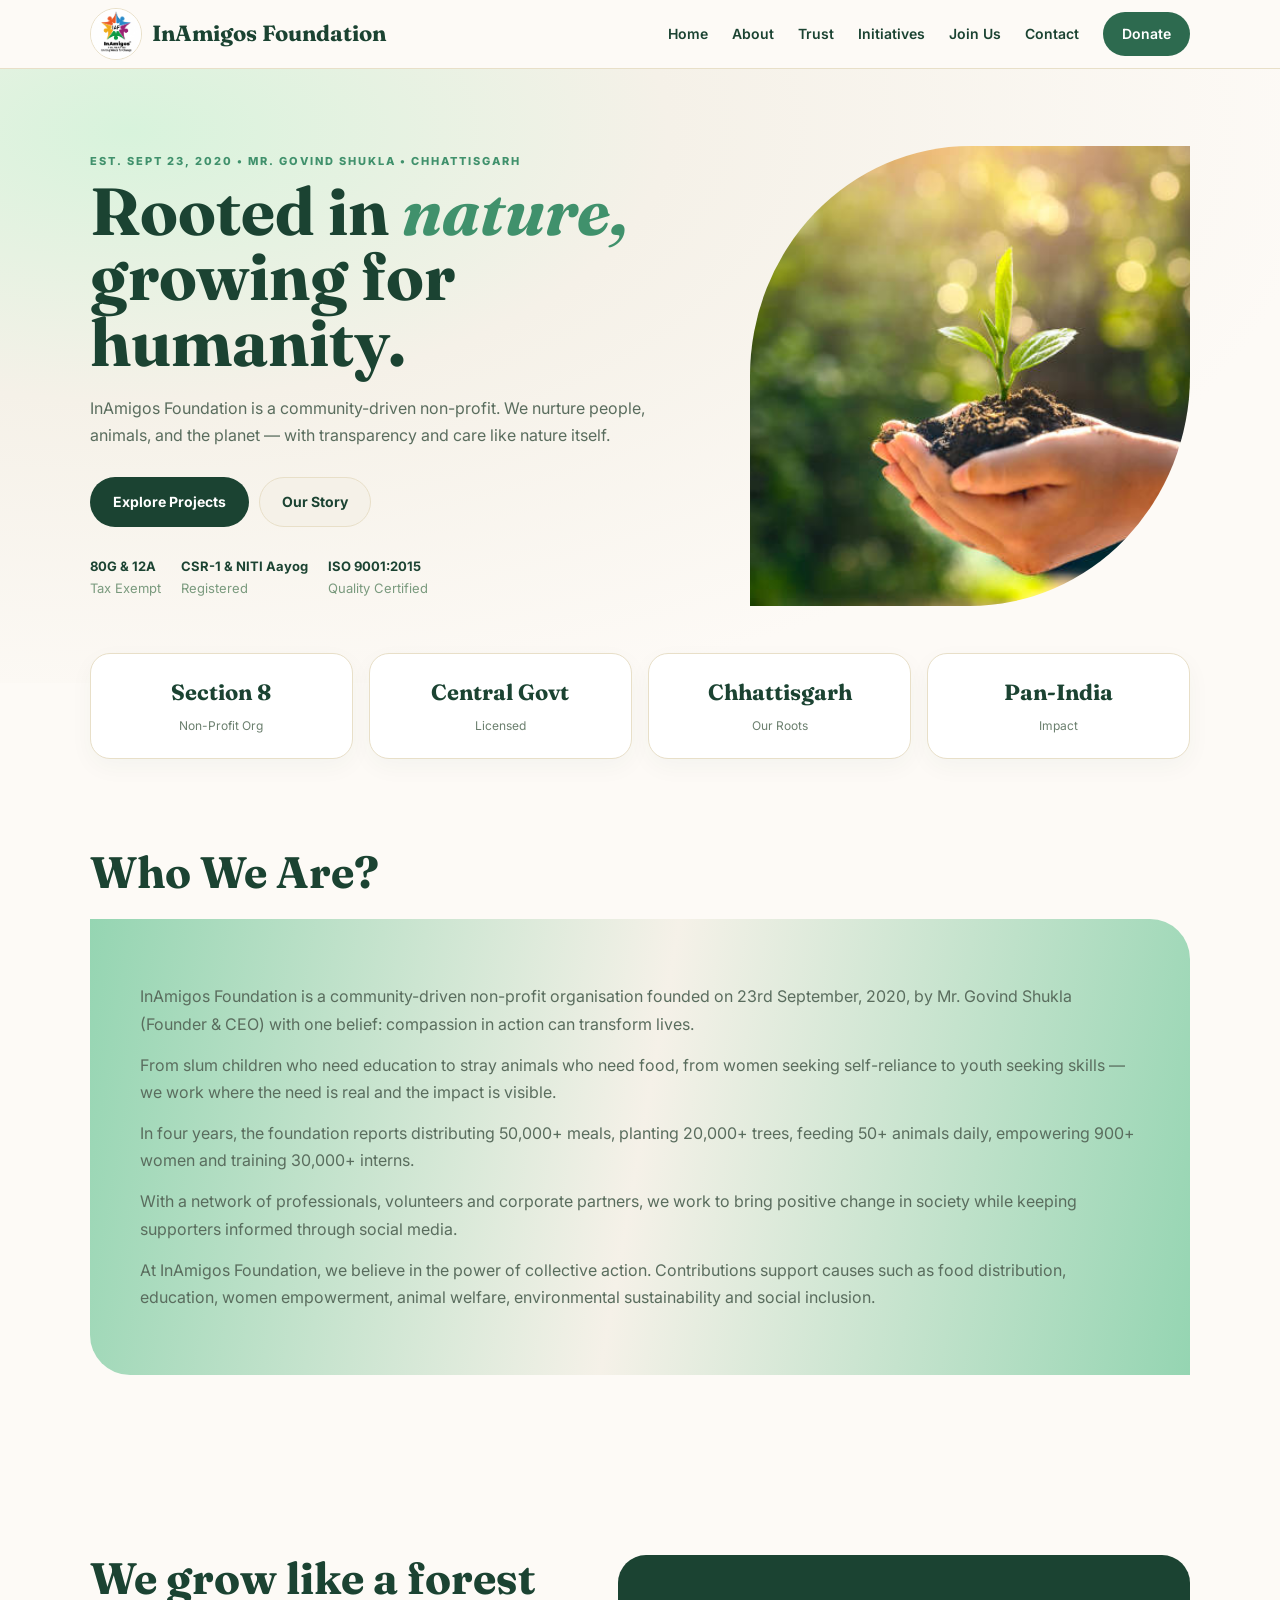
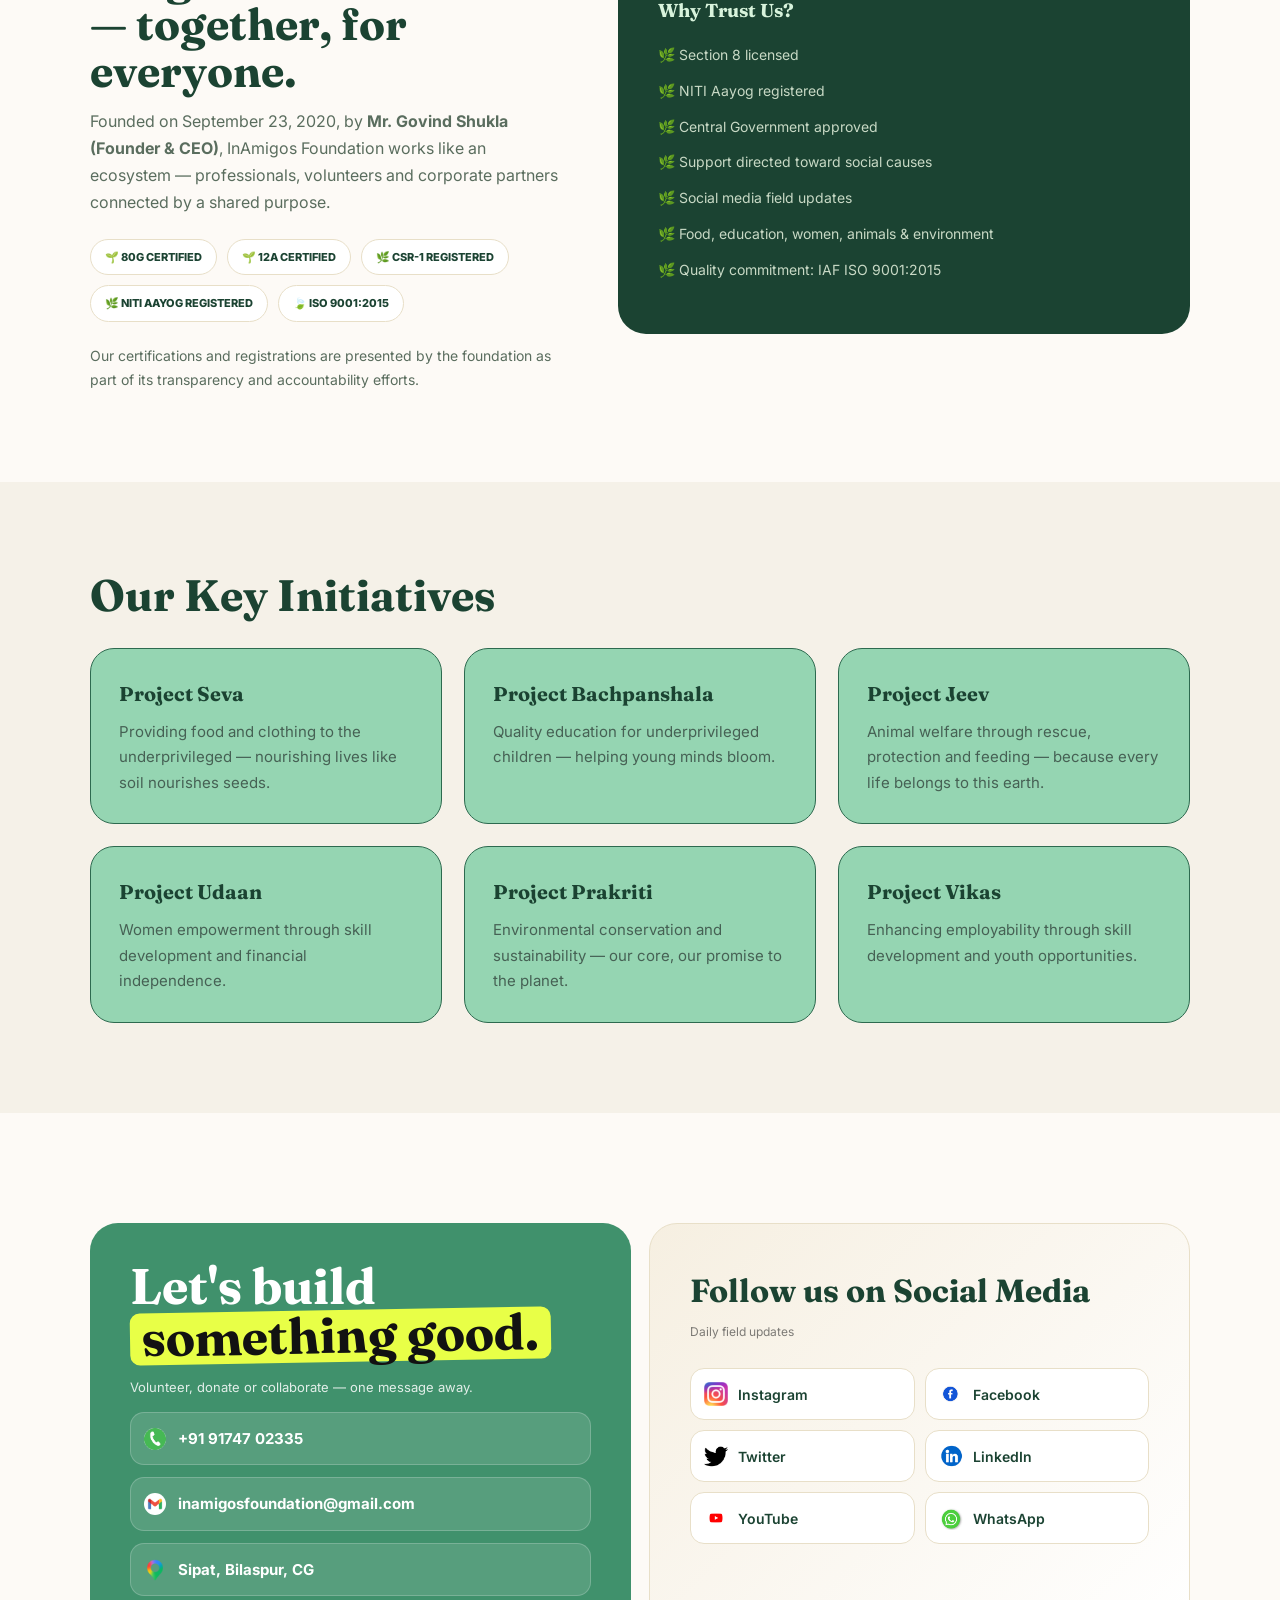
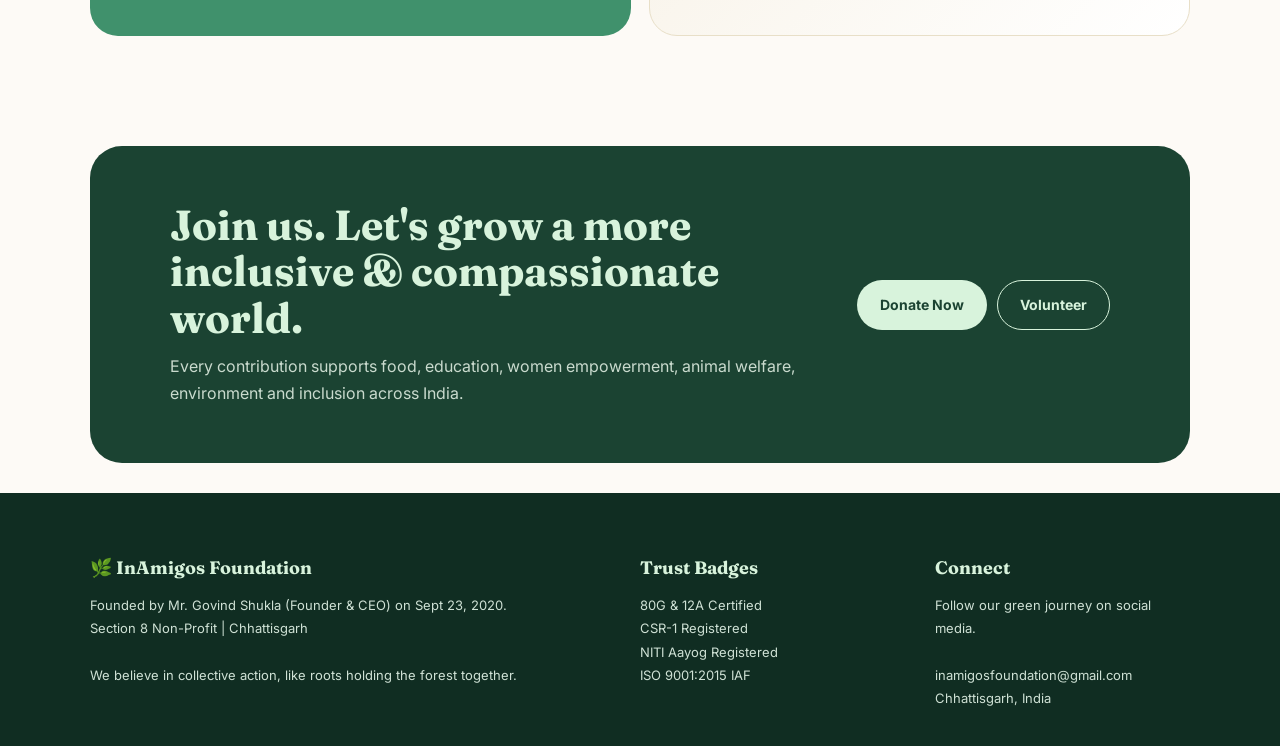
<file: index.html>
<!DOCTYPE html>
<html lang="en">
<head>
  <meta charset="UTF-8">
  <meta name="viewport" content="width=device-width, initial-scale=1.0">
  <meta name="description" content="InAmigos Foundation - community-driven initiatives for education, environment, animal welfare and social development.">
  <title>InAmigos Foundation</title>
  <link rel="preconnect" href="https://fonts.googleapis.com">
  <link rel="preconnect" href="https://fonts.gstatic.com" crossorigin>
  <link href="https://fonts.googleapis.com/css2?family=Inter:wght@400;500;600;700&family=Fraunces:opsz,wght@9..144,600;9..144,700&display=swap" rel="stylesheet">
  <link rel="stylesheet" href="style.css">
</head>
<body>
<header class="header">
  <a class="brand" href="#home" aria-label="InAmigos Foundation home">
    <img src="images/logo.jpg" class="brand-logo" alt="InAmigos Foundation logo">
    <span class="logo">InAmigos Foundation</span>
  </a>

  <button class="menu-toggle" id="menuToggle" type="button" aria-label="Open navigation" aria-controls="navMenu" aria-expanded="false">☰</button>

  <nav class="nav" id="navMenu" aria-label="Main navigation">
    <a href="#home">Home</a>
    <a href="#introduction">About</a>
    <a href="#about">Trust</a>
    <a href="#initiatives">Initiatives</a>
    <a href="join-us.html">Join Us</a>
    <a href="#call">Contact</a>
    <a href="donate.html" class="btn btn-small nav-donate">Donate</a>
  </nav>
</header>

<main>
<section id="home" class="hero">
  <div class="hero-content">
    <p class="eyebrow">EST. SEPT 23, 2020 • MR. GOVIND SHUKLA • CHHATTISGARH</p>
    <h1 class="hero-title">Rooted in <i>nature,</i> growing for humanity.</h1>
    <p class="hero-text">InAmigos Foundation is a community-driven non-profit. We nurture people, animals, and the planet — with transparency and care like nature itself.</p>
    <div class="hero-buttons">
      <a href="#initiatives" class="btn">Explore Projects</a>
      <a href="#about" class="btn btn-light">Our Story</a>
    </div>
    <div class="hero-badges">
      <div><b>80G &amp; 12A</b><span>Tax Exempt</span></div>
      <div><b>CSR-1 &amp; NITI Aayog</b><span>Registered</span></div>
      <div><b>ISO 9001:2015</b><span>Quality Certified</span></div>
    </div>
  </div>
  <div class="hero-image">
    <img src="images/plant.jpg" alt="Plant representing growth and sustainability">
  </div>
</section>

<section class="stats" aria-label="Foundation highlights">
  <div class="stat-card"><b>Section 8</b><span>Non-Profit Org</span></div>
  <div class="stat-card"><b>Central Govt</b><span>Licensed</span></div>
  <div class="stat-card"><b>Chhattisgarh</b><span>Our Roots</span></div>
  <div class="stat-card"><b>Pan-India</b><span>Impact</span></div>
</section>

<section class="section" id="introduction">
  <div class="intro">
    <h2 class="section-title">Who We Are?</h2>
    <div class="intro-box">
      <p class="section-desc">InAmigos Foundation is a community-driven non-profit organisation founded on 23rd September, 2020, by Mr. Govind Shukla (Founder &amp; CEO) with one belief: compassion in action can transform lives.</p>
      <p class="section-desc">From slum children who need education to stray animals who need food, from women seeking self-reliance to youth seeking skills — we work where the need is real and the impact is visible.</p>
      <p class="section-desc">In four years, the foundation reports distributing 50,000+ meals, planting 20,000+ trees, feeding 50+ animals daily, empowering 900+ women and training 30,000+ interns.</p>
      <p class="section-desc">With a network of professionals, volunteers and corporate partners, we work to bring positive change in society while keeping supporters informed through social media.</p>
      <p class="section-desc">At InAmigos Foundation, we believe in the power of collective action. Contributions support causes such as food distribution, education, women empowerment, animal welfare, environmental sustainability and social inclusion.</p>
    </div>
  </div>
</section>

<section class="section" id="about">
  <div class="about-grid">
    <div>
      <h2 class="section-title">We grow like a forest — together, for everyone.</h2>
      <p class="section-desc">Founded on September 23, 2020, by <b>Mr. Govind Shukla (Founder &amp; CEO)</b>, InAmigos Foundation works like an ecosystem — professionals, volunteers and corporate partners connected by a shared purpose.</p>
      <div class="certs">
        <span class="cert">🌱 80G CERTIFIED</span>
        <span class="cert">🌱 12A CERTIFIED</span>
        <span class="cert">🌿 CSR-1 REGISTERED</span>
        <span class="cert">🌿 NITI AAYOG REGISTERED</span>
        <span class="cert">🍃 ISO 9001:2015</span>
      </div>
      <p class="small-text">Our certifications and registrations are presented by the foundation as part of its transparency and accountability efforts.</p>
    </div>
    <div class="about-box">
      <h3 class="about-box-title">Why Trust Us?</h3>
      <ul class="about-list">
        <li>🌿 Section 8 licensed</li>
        <li>🌿 NITI Aayog registered</li>
        <li>🌿 Central Government approved</li>
        <li>🌿 Support directed toward social causes</li>
        <li>🌿 Social media field updates</li>
        <li>🌿 Food, education, women, animals &amp; environment</li>
        <li>🌿 Quality commitment: IAF ISO 9001:2015</li>
      </ul>
    </div>
  </div>
</section>

<section class="section section-earth" id="initiatives">
  <div>
    <h2 class="section-title">Our Key Initiatives</h2>
    <div class="initiatives">
      <article class="init-card"><h3>Project Seva</h3><p>Providing food and clothing to the underprivileged — nourishing lives like soil nourishes seeds.</p></article>
      <article class="init-card"><h3>Project Bachpanshala</h3><p>Quality education for underprivileged children — helping young minds bloom.</p></article>
      <article class="init-card"><h3>Project Jeev</h3><p>Animal welfare through rescue, protection and feeding — because every life belongs to this earth.</p></article>
      <article class="init-card"><h3>Project Udaan</h3><p>Women empowerment through skill development and financial independence.</p></article>
      <article class="init-card"><h3>Project Prakriti</h3><p>Environmental conservation and sustainability — our core, our promise to the planet.</p></article>
      <article class="init-card"><h3>Project Vikas</h3><p>Enhancing employability through skill development and youth opportunities.</p></article>
    </div>
  </div>
</section>

<section id="call" class="contact-section">
  <div class="v-wrap">
    <div class="v-left">
      <h2>Let's build<br><span>something good.</span></h2>
      <p>Volunteer, donate or collaborate — one message away.</p>
      <a class="v-row" href="tel:+919174702335"><img src="images/contact.logo.jpg" alt=""> <b>+91 91747 02335</b></a>
      <a class="v-row" href="mailto:inamigosfoundation@gmail.com"><img src="images/gmail-logo.jpg" alt=""> <b>inamigosfoundation@gmail.com</b></a>
      <a class="v-row" href="https://maps.app.goo.gl/4zmi88WQjr12QtbPA" target="_blank" rel="noopener"><img src="images/map-logo.webp" alt=""> <b>Sipat, Bilaspur, CG</b></a>
    </div>

    <div class="v-right">
      <h3>Follow us on Social Media</h3>
      <p>Daily field updates</p>
      <div class="v-grid">
        <a class="s" href="https://instagram.com/inamigosfoundation" target="_blank" rel="noopener"><img src="images/insta-logo.webp" alt="">Instagram</a>
        <a class="s" href="https://facebook.com/inamigosfoundation" target="_blank" rel="noopener"><img src="images/facebook-logo.avif" alt="">Facebook</a>
        <a class="s" href="https://twitter.com/inamigos_org" target="_blank" rel="noopener"><img src="images/twitter.logo.jpg" alt="">Twitter</a>
        <a class="s" href="https://linkedin.com/company/inamigos-foundation" target="_blank" rel="noopener"><img src="images/linkedin-logo.avif" alt="">LinkedIn</a>
        <a class="s" href="https://youtube.com/@inamigosfoundation" target="_blank" rel="noopener"><img src="images/yt-logo.webp" alt="">YouTube</a>
        <a class="s" href="https://wa.me/919174702335" target="_blank" rel="noopener"><img src="images/whatsapp-logo.avif" alt="">WhatsApp</a>
      </div>
    </div>
  </div>
</section>

<section class="cta" id="contact">
  <div class="cta-content">
    <h2 class="cta-title">Join us. Let's grow a more inclusive &amp; compassionate world.</h2>
    <p class="cta-text">Every contribution supports food, education, women empowerment, animal welfare, environment and inclusion across India.</p>
  </div>
  <div class="cta-buttons">
    <a href="donate.html" class="btn btn-cream">Donate Now</a>
    <a href="join-us.html" class="btn btn-outline">Volunteer</a>
  </div>
</section>
</main>

<footer class="footer">
  <div><h4>🌿 InAmigos Foundation</h4><p>Founded by Mr. Govind Shukla (Founder &amp; CEO) on Sept 23, 2020.<br>Section 8 Non-Profit | Chhattisgarh<br><br>We believe in collective action, like roots holding the forest together.</p></div>
  <div><h4>Trust Badges</h4><p>80G &amp; 12A Certified<br>CSR-1 Registered<br>NITI Aayog Registered<br>ISO 9001:2015 IAF</p></div>
  <div><h4>Connect</h4><p>Follow our green journey on social media.<br><br>inamigosfoundation@gmail.com<br>Chhattisgarh, India</p></div>
</footer>

<script src="script.js"></script>
</body>
</html>
</file>
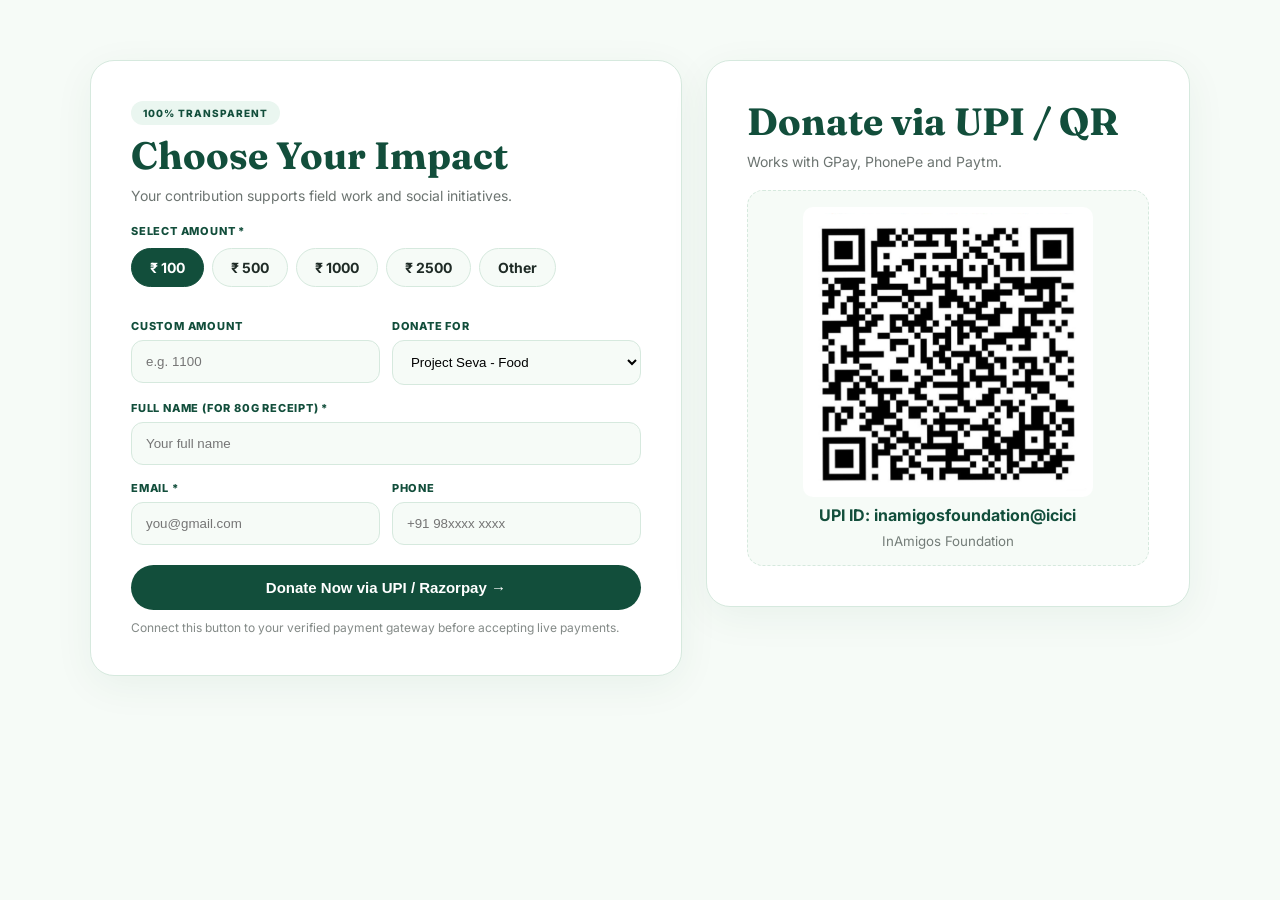
<file: donate.html>
<!DOCTYPE html>
<html lang="en">
<head>
  <meta charset="UTF-8">
  <meta name="viewport" content="width=device-width, initial-scale=1.0">
  <meta name="description" content="Support InAmigos Foundation through a contribution.">
  <title>InAmigos Foundation - Donate</title>
  <link rel="preconnect" href="https://fonts.googleapis.com">
  <link rel="preconnect" href="https://fonts.gstatic.com" crossorigin>
  <link href="https://fonts.googleapis.com/css2?family=Inter:wght@400;500;600;700&family=Fraunces:opsz,wght@9..144,600;9..144,700&display=swap" rel="stylesheet">
  <link rel="stylesheet" href="donate.css">
</head>
<body>
<main class="donate-page">
  <div class="donate-wrap">
    <section class="d-card">
      <span class="d-tag">100% Transparent</span>
      <h1>Choose Your Impact</h1>
      <p class="muted">Your contribution supports field work and social initiatives.</p>

      <span class="d-label">Select Amount *</span>
      <div class="d-amounts">
        <input type="radio" name="amt" id="amt100" value="100" checked><label for="amt100">₹ 100</label>
        <input type="radio" name="amt" id="amt500" value="500"><label for="amt500">₹ 500</label>
        <input type="radio" name="amt" id="amt1000" value="1000"><label for="amt1000">₹ 1000</label>
        <input type="radio" name="amt" id="amt2500" value="2500"><label for="amt2500">₹ 2500</label>
        <input type="radio" name="amt" id="amtOther" value="other"><label for="amtOther">Other</label>
      </div>

      <div class="d-grid2">
        <div><label class="d-label" for="customAmount">Custom Amount</label><input id="customAmount" class="d-input" type="number" min="1" placeholder="e.g. 1100"></div>
        <div><label class="d-label" for="donateFor">Donate For</label>
          <select id="donateFor" class="d-input">
            <option>Project Seva - Food</option>
            <option>Bachpanshala - Education</option>
            <option>Jeev - Animal Welfare</option>
            <option>Prakriti - Environment</option>
            <option>Udaan - Women Empowerment</option>
            <option>Where Most Needed</option>
          </select>
        </div>
      </div>

      <label class="d-label" for="fullName">Full Name (for 80G Receipt) *</label>
      <input id="fullName" class="d-input" type="text" placeholder="Your full name" required>

      <div class="d-grid2">
        <div><label class="d-label" for="email">Email *</label><input id="email" class="d-input" type="email" placeholder="you@gmail.com" required></div>
        <div><label class="d-label" for="phone">Phone</label><input id="phone" class="d-input" type="tel" placeholder="+91 98xxxx xxxx"></div>
      </div>

      <button class="d-btn d-btn-green" type="button">Donate Now via UPI / Razorpay →</button>
      <p class="form-note">Connect this button to your verified payment gateway before accepting live payments.</p>
    </section>

    <aside class="side-stack">
      <section class="d-card">
        <h2>Donate via UPI / QR</h2>
        <p class="muted">Works with GPay, PhonePe and Paytm.</p>
        <div class="d-qr">
          <img src="images/qrcode.jpg" alt="InAmigos Foundation UPI QR code">
          <strong>UPI ID: inamigosfoundation@icici</strong>
          <small>InAmigos Foundation</small>
        </div>
      </section>
    </aside>
  </div>
</main>
</body>
</html>
</file>
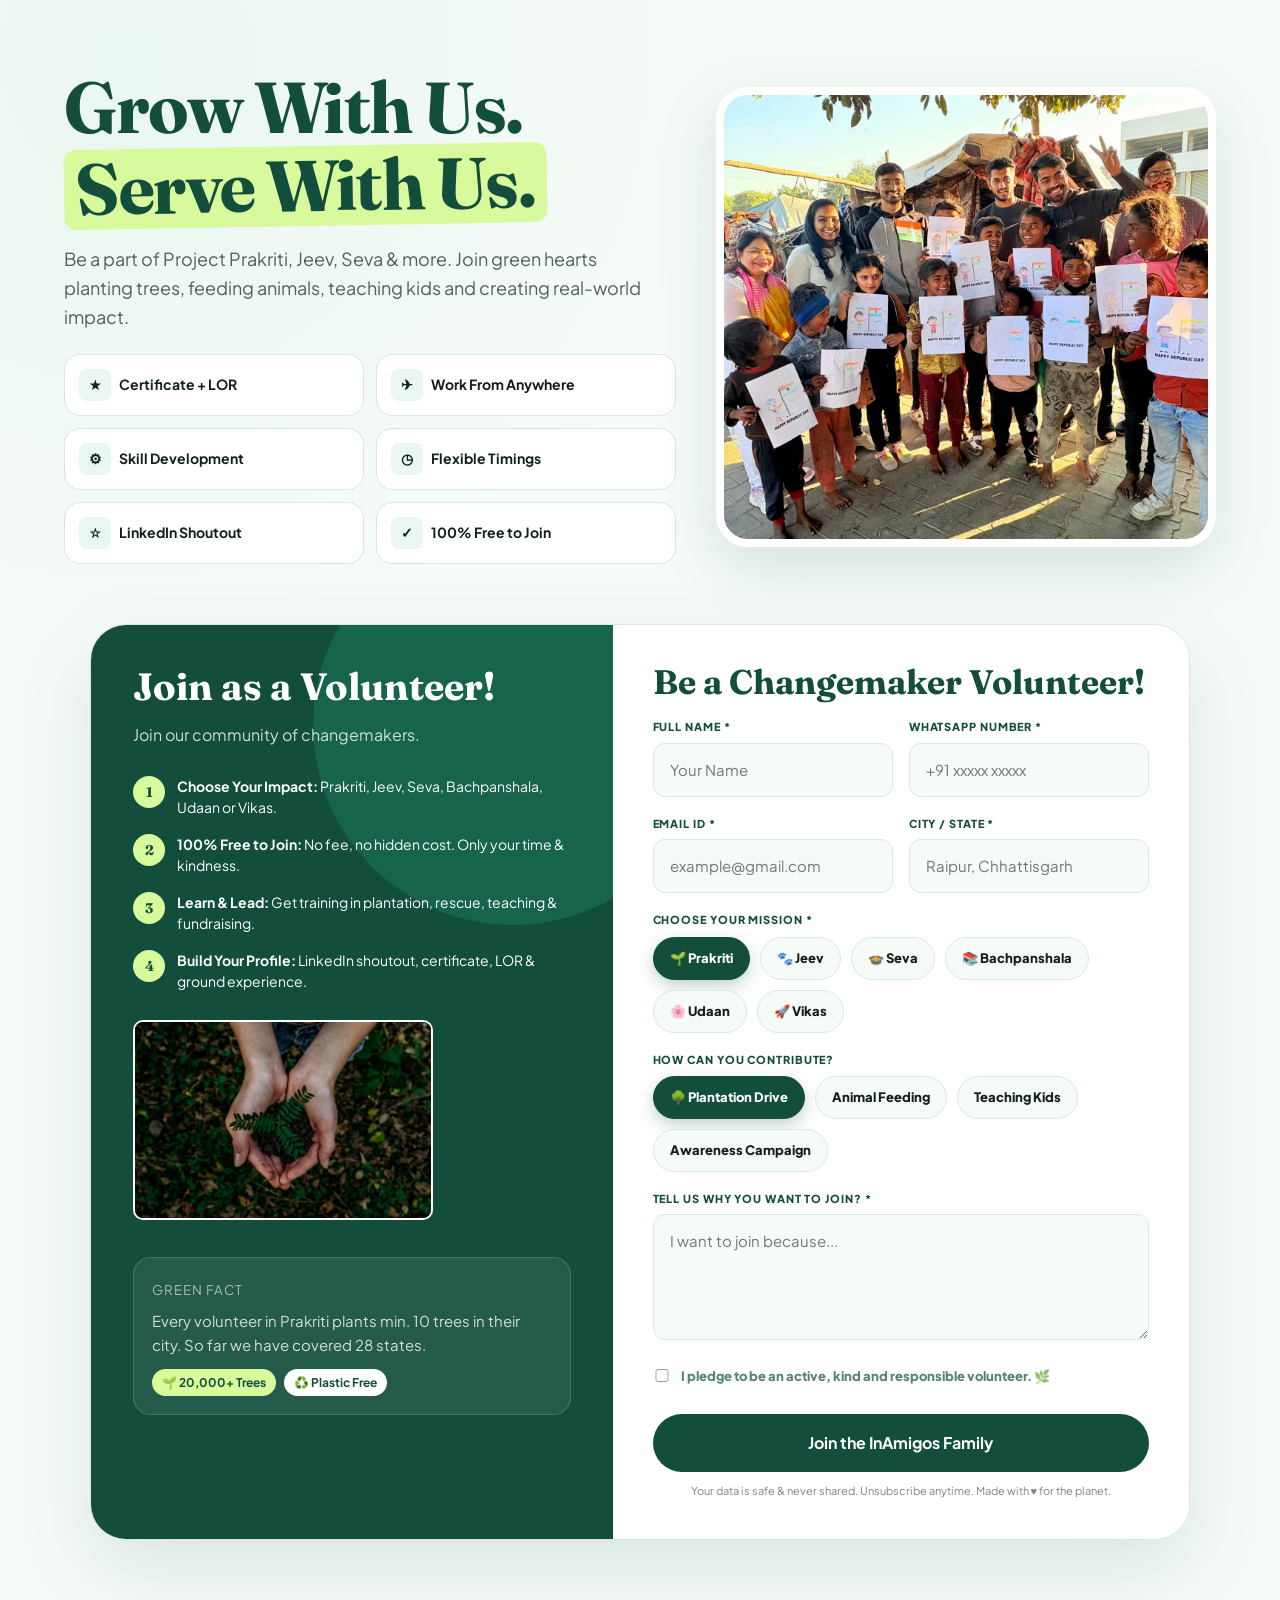
<file: join-us.html>
<!DOCTYPE html>
<html lang="en">
<head>
<meta charset="UTF-8">
<meta name="viewport" content="width=device-width, initial-scale=1.0">
<meta name="description" content="Join InAmigos Foundation as a volunteer.">
<title>Join Us - InAmigos Foundation</title>
<link rel="preconnect" href="https://fonts.googleapis.com">
<link rel="preconnect" href="https://fonts.gstatic.com" crossorigin>
<link href="https://fonts.googleapis.com/css2?family=Fraunces:opsz,wght@9..144,700&family=Plus+Jakarta+Sans:wght@400;600;700&display=swap" rel="stylesheet">
<link rel="stylesheet" href="join-us.css">
</head>
<body>
<main>
<section class="join-hero">
  <div>
    <h1>Grow With Us.<br><span>Serve With Us.</span></h1>
    <p>Be a part of Project Prakriti, Jeev, Seva &amp; more. Join green hearts planting trees, feeding animals, teaching kids and creating real-world impact.</p>
    <div class="perks">
      <div class="jc-card"><div class="jc-icon">★</div><b>Certificate + LOR</b></div>
      <div class="jc-card"><div class="jc-icon">✈</div><b>Work From Anywhere</b></div>
      <div class="jc-card"><div class="jc-icon">⚙</div><b>Skill Development</b></div>
      <div class="jc-card"><div class="jc-icon">◷</div><b>Flexible Timings</b></div>
      <div class="jc-card"><div class="jc-icon">☆</div><b>LinkedIn Shoutout</b></div>
      <div class="jc-card"><div class="jc-icon">✓</div><b>100% Free to Join</b></div>
    </div>
  </div>
  <img class="join-image" src="images/img.jpg" alt="Volunteer activity">
</section>

<section class="form-section">
<div class="form-card">
  <div class="form-left">
    <h2>Join as a Volunteer!</h2>
    <p>Join our community of changemakers.</p>
    <ul>
      <li><b>1</b><span><strong>Choose Your Impact:</strong> Prakriti, Jeev, Seva, Bachpanshala, Udaan or Vikas.</span></li>
      <li><b>2</b><span><strong>100% Free to Join:</strong> No fee, no hidden cost. Only your time &amp; kindness.</span></li>
      <li><b>3</b><span><strong>Learn &amp; Lead:</strong> Get training in plantation, rescue, teaching &amp; fundraising.</span></li>
      <li><b>4</b><span><strong>Build Your Profile:</strong> LinkedIn shoutout, certificate, LOR &amp; ground experience.</span></li>
    </ul>
    <img class="planting-image" src="images/planting.avif" alt="Volunteers planting trees">
    <div class="impact-box">
      <small>GREEN FACT</small>
      <p>Every volunteer in Prakriti plants min. 10 trees in their city. So far we have covered 28 states.</p>
      <div class="impact-pills"><span>🌱 20,000+ Trees</span><span>♻️ Plastic Free</span></div>
    </div>
  </div>

  <div class="form-right">
    <h3>Be a Changemaker Volunteer!</h3>
    <form>
      <div class="grid2">
        <div><label for="name">Full Name *</label><input id="name" type="text" placeholder="Your Name" required></div>
        <div><label for="whatsapp">WhatsApp Number *</label><input id="whatsapp" type="tel" placeholder="+91 xxxxx xxxxx" required></div>
      </div>
      <div class="grid2">
        <div><label for="email">Email ID *</label><input id="email" type="email" placeholder="example@gmail.com" required></div>
        <div><label for="city">City / State *</label><input id="city" type="text" placeholder="Raipur, Chhattisgarh" required></div>
      </div>

      <label>Choose Your Mission *</label>
      <div class="radio-group">
        <input type="radio" id="p1" name="project" value="Prakriti" checked><label for="p1">🌱 Prakriti</label>
        <input type="radio" id="p2" name="project" value="Jeev"><label for="p2">🐾 Jeev</label>
        <input type="radio" id="p3" name="project" value="Seva"><label for="p3">🍲 Seva</label>
        <input type="radio" id="p4" name="project" value="Bachpanshala"><label for="p4">📚 Bachpanshala</label>
        <input type="radio" id="p5" name="project" value="Udaan"><label for="p5">🌸 Udaan</label>
        <input type="radio" id="p6" name="project" value="Vikas"><label for="p6">🚀 Vikas</label>
      </div>

      <label>How Can You Contribute?</label>
      <div class="radio-group">
        <input type="radio" id="r1" name="role" value="Plantation" checked><label for="r1">🌳 Plantation Drive</label>
        <input type="radio" id="r2" name="role" value="Feeding"><label for="r2">Animal Feeding</label>
        <input type="radio" id="r3" name="role" value="Teaching"><label for="r3">Teaching Kids</label>
        <input type="radio" id="r4" name="role" value="Awareness"><label for="r4">Awareness Campaign</label>
      </div>

      <label for="reason">Tell us why you want to join? *</label>
      <textarea id="reason" rows="4" placeholder="I want to join because..." required></textarea>
      <label class="check"><input type="checkbox" required><span>I pledge to be an active, kind and responsible volunteer. 🌿</span></label>
      <button type="submit" class="btn btn-green">Join the InAmigos Family</button>
      <p class="note">Your data is safe &amp; never shared. Unsubscribe anytime. Made with ♥ for the planet.</p>
    </form>
  </div>
</div>
</section>
</main>
</body>
</html>
</file>
<file: style.css>
@import url('https://fonts.googleapis.com/css2?family=Inter:wght@400;500;600;700&family=Fraunces:opsz,wght@9..144,600;9..144,700&display=swap');

:root {
  --forest: #1B4332;
  --leaf: #2D6A4F;
  --light-leaf: #95D5B2;
  --earth: #F5F1E8;
  --sand: #E8DFC8;
  --moss: #40916C;
  --cream: #FDFAF6;
  --text: #2B2B2B;
}

* {
  margin: 0;
  padding: 0;
  box-sizing: border-box;
}

html {
  scroll-behavior: smooth;
  scroll-padding-top: 82px;
}

body {
  font-family: Inter, sans-serif;
  color: var(--text);
  background: var(--cream);
  line-height: 1.7;
  overflow-x: hidden;
}

img {
  max-width: 100%;
  display: block;
}

a {
  text-decoration: none;
}

button,
input,
select,
textarea {
  font: inherit;
}

h1,
h2,
h3,
h4 {
  font-family: Fraunces, serif;
  color: var(--forest);
}

.header {
  position: sticky;
  top: 0;
  z-index: 100;
  background: rgba(253, 250, 246, .96);
  backdrop-filter: blur(12px);
  border-bottom: 1px solid var(--sand);
  display: flex;
  align-items: center;
  gap: 22px;
  padding: 8px clamp(18px, 7vw, 100px);
}

.brand {
  display: flex;
  align-items: center;
  gap: 10px;
  min-width: 0;
}

.brand-logo {
  width: 52px;
  height: 52px;
  object-fit: cover;
  border-radius: 50%;
  background: #fff;
  border: 1px solid var(--sand);
}

.logo {
  font-family: Fraunces, serif;
  font-weight: 700;
  font-size: clamp(17px, 2vw, 22px);
  color: var(--forest);
  white-space: nowrap;
}

.nav {
  margin-left: auto;
  display: flex;
  align-items: center;
  gap: clamp(12px, 2vw, 24px);
}

.nav a {
  color: var(--forest);
  font-size: 14px;
  font-weight: 600;
}

.menu-toggle {
  display: none;
  margin-left: auto;
  border: 0;
  background: transparent;
  color: var(--forest);
  font-size: 28px;
  cursor: pointer;
  padding: 6px;
}

.btn {
  background: var(--forest);
  color: #fff;
  padding: 12px 22px;
  border-radius: 100px;
  display: inline-flex;
  justify-content: center;
  align-items: center;
  font-weight: 700;
  font-size: 14px;
  border: 1px solid transparent;
  cursor: pointer;
  transition: .2s;
}

.btn:hover {
  background: var(--leaf);
  transform: translateY(-1px);
}

.btn-small {
  padding: 9px 18px;
}

.nav-donate {
  color: #fff !important;
  background: var(--leaf);
}

.btn-light {
  background: var(--earth);
  color: var(--forest);
  border-color: var(--sand);
}

.btn-cream {
  background: #D8F3DC;
  color: var(--forest);
}

.btn-outline {
  background: transparent;
  border-color: #D8F3DC;
  color: #D8F3DC;
}

.hero {
  display: grid;
  grid-template-columns: 1.15fr .85fr;
  gap: clamp(30px, 5vw, 70px);
  align-items: center;
  padding: clamp(48px, 6vw, 80px) clamp(18px, 7vw, 100px);
  background: radial-gradient(1200px 600px at 10% 10%, #D8F3DC 0%, var(--earth) 45%, var(--cream) 100%);
}

.eyebrow {
  letter-spacing: 2px;
  font-size: 11px;
  font-weight: 800;
  color: var(--moss);
}

.hero-title {
  font-size: clamp(42px, 5.2vw, 72px);
  line-height: .98;
  margin-top: 8px;
}

.hero-title i {
  font-style: italic;
  color: var(--moss);
}

.hero-text {
  margin: 20px 0 28px;
  color: #5a6d5e;
  max-width: 620px;
  font-size: 16px;
}

.hero-buttons {
  display: flex;
  gap: 10px;
  flex-wrap: wrap;
}

.hero-badges {
  display: flex;
  gap: 20px;
  flex-wrap: wrap;
  margin-top: 28px;
  font-size: 13px;
}

.hero-badges b {
  display: block;
  color: var(--forest);
}

.hero-badges span {
  color: #7a9a7e;
}

.hero-image {
  height: clamp(320px, 40vw, 460px);
  border-radius: 50% 0 50% 0;
  overflow: hidden;
  background: var(--light-leaf);
}

.hero-image img {
  width: 100%;
  height: 100%;
  object-fit: cover;
}

.stats {
  display: grid;
  grid-template-columns: repeat(4, 1fr);
  gap: 16px;
  padding: 0 clamp(18px, 7vw, 100px);
  margin-top: -30px;
  position: relative;
}

.stat-card {
  background: #fff;
  border: 1px solid var(--sand);
  border-radius: 20px;
  padding: 20px;
  text-align: center;
  box-shadow: 0 8px 25px rgba(27, 67, 50, .04);
}

.stat-card b {
  font-family: Fraunces, serif;
  font-size: 22px;
  color: var(--forest);
  display: block;
}

.stat-card span {
  font-size: 12px;
  color: #6b7f6e;
}

.section {
  padding: clamp(60px, 8vw, 90px) clamp(18px, 7vw, 100px);
}

.section-earth {
  background: var(--earth);
}

.section-title {
  font-size: clamp(32px, 4vw, 44px);
  line-height: 1.05;
}

.intro-box {
  margin-top: 24px;
  background: linear-gradient(100deg, #95D5B2, #F5F1E8, #95D5B2);
  border-radius: 0 40px 0 40px;
  padding: clamp(24px, 5vw, 50px);
}

.section-desc {
  color: #5a6d5e;
  margin: 14px 0;
}

.about-grid {
  display: grid;
  grid-template-columns: .9fr 1.1fr;
  gap: clamp(30px, 5vw, 60px);
  align-items: start;
}

.certs {
  display: flex;
  flex-wrap: wrap;
  gap: 10px;
  margin: 22px 0;
}

.cert {
  background: #fff;
  border: 1px solid var(--sand);
  color: var(--forest);
  padding: 8px 14px;
  border-radius: 100px;
  font-size: 11px;
  font-weight: 800;
}

.small-text {
  font-size: 14px;
  color: #5a6d5e;
}

.about-box {
  background: var(--forest);
  color: #E8F5E9;
  border-radius: 28px;
  padding: clamp(26px, 4vw, 40px);
}

.about-box-title {
  color: #D8F3DC;
  margin-bottom: 16px;
}

.about-list {
  list-style: none;
}

.about-list li {
  margin: 12px 0;
  font-size: 14px;
  color: #c8d9c5;
}

.initiatives {
  display: grid;
  grid-template-columns: repeat(3, 1fr);
  gap: 22px;
  margin-top: 30px;
}

.init-card {
  border: 1px solid var(--leaf);
  border-radius: 24px;
  padding: 28px;
  background: var(--light-leaf);
  transition: .25s;
  min-height: 170px;
}

.init-card:hover {
  transform: translateY(-5px);
  box-shadow: 0 18px 40px rgba(27, 67, 50, .1);
}

.init-card h3 {
  margin-bottom: 8px;
  font-size: 20px;
}

.init-card p {
  font-size: 15px;
  color: #466154;
}

.contact-section {
  padding: clamp(60px, 9vw, 110px) clamp(18px, 7vw, 100px);
}

.v-wrap {
  max-width: 1200px;
  margin: 0 auto;
  display: grid;
  grid-template-columns: 1fr 1fr;
  gap: 18px;
}

.v-left,
.v-right {
  border-radius: 28px;
  padding: clamp(26px, 4vw, 40px);
  min-width: 0;
}

.v-left {
  background: var(--moss);
  color: #fff;
}

.v-left h2 {
  font-size: clamp(34px, 4vw, 50px);
  line-height: .95;
  color: #fff;
}

.v-left h2 span {
  background: #E8FF47;
  color: #121212;
  padding: 2px 12px;
  border-radius: 10px;
  display: inline-block;
  transform: rotate(-1deg);
}

.v-left > p {
  opacity: .85;
  font-size: 13px;
  margin: 14px 0;
}

.v-row {
  display: flex;
  gap: 12px;
  align-items: center;
  background: rgba(255, 255, 255, .12);
  border: 1px solid rgba(255, 255, 255, .2);
  border-radius: 14px;
  padding: 13px;
  margin-top: 12px;
  color: #fff;
  overflow: hidden;
}

.v-row:hover {
  background: #fff;
  color: #121212;
}

.v-row img {
  width: 22px;
  height: 22px;
  object-fit: contain;
  border-radius: 50%;
  flex-shrink: 0;
}

.v-row b {
  min-width: 0;
  overflow-wrap: anywhere;
  font-size: clamp(12px, 2vw, 15px);
}

.v-right {
  background: linear-gradient(135deg, #f6efe1, #fff);
  border: 1px solid var(--sand);
}

.v-right h3 {
  font-size: clamp(24px, 3vw, 32px);
}

.v-right > p {
  font-size: 12px;
  opacity: .6;
  margin-top: 4px;
}

.v-grid {
  display: grid;
  grid-template-columns: repeat(2, 1fr);
  gap: 10px;
  margin-top: 26px;
}

.s {
  display: flex;
  align-items: center;
  gap: 10px;
  padding: 13px;
  border: 1px solid var(--sand);
  border-radius: 14px;
  color: var(--forest);
  background: #fff;
  font-weight: 600;
  font-size: 14px;
}

.s img {
  width: 24px;
  height: 24px;
  object-fit: contain;
}

.cta {
  background: var(--forest);
  color: #E8F5E9;
  border-radius: 32px;
  padding: clamp(35px, 5vw, 56px) clamp(22px, 7vw, 80px);
  display: flex;
  justify-content: space-between;
  align-items: center;
  gap: 24px;
  margin: 0 clamp(18px, 7vw, 100px);
}

.cta-title {
  font-size: clamp(28px, 3.5vw, 42px);
  line-height: 1.1;
  color: #D8F3DC;
}

.cta-text {
  opacity: .85;
  margin-top: 12px;
  max-width: 650px;
}

.cta-buttons {
  display: flex;
  gap: 10px;
  flex-wrap: wrap;
  flex-shrink: 0;
}

.footer {
  display: grid;
  grid-template-columns: 2fr 1fr 1fr;
  gap: 40px;
  padding: 60px clamp(18px, 7vw, 100px) 35px;
  background: #102d22;
  color: #cfe1d5;
  margin-top: 30px;
}

.footer h4 {
  color: #D8F3DC;
  margin-bottom: 10px;
  font-size: 18px;
}

.footer p {
  font-size: 13px;
  line-height: 1.8;
}

@media (max-width: 1000px) {
  .nav {
    gap: 12px;
  }

  .nav a {
    font-size: 13px;
  }

  .hero {
    grid-template-columns: 1fr;
  }

  .hero-image {
    max-height: 440px;
  }

  .initiatives {
    grid-template-columns: repeat(2, 1fr);
  }

  .about-grid {
    grid-template-columns: 1fr;
  }

  .v-wrap {
    grid-template-columns: 1fr;
  }

  .cta {
    align-items: flex-start;
    flex-direction: column;
  }

  .footer {
    grid-template-columns: 1fr 1fr;
  }
}

@media (max-width: 760px) {
  .header {
    padding: 8px 16px;
  }

  .brand-logo {
    width: 44px;
    height: 44px;
  }

  .menu-toggle {
    display: block;
  }

  .nav {
    position: absolute;
    top: 100%;
    left: 0;
    right: 0;
    background: rgba(253, 250, 246, .98);
    border-bottom: 1px solid var(--sand);
    box-shadow: 0 15px 30px rgba(0, 0, 0, .06);
    display: none;
    flex-direction: column;
    align-items: stretch;
    padding: 10px 16px 18px;
  }

  .nav.active {
    display: flex;
  }

  .nav a {
    padding: 12px 10px;
    margin: 0;
  }

  .nav-donate {
    text-align: center;
    margin-top: 4px;
  }

  .hero {
    padding-top: 42px;
  }

  .hero-title {
    font-size: clamp(40px, 12vw, 58px);
  }

  .hero-image {
    height: 330px;
  }

  .stats {
    grid-template-columns: repeat(2, 1fr);
    margin-top: 16px;
  }

  .stat-card {
    padding: 16px 10px;
  }

  .initiatives {
    grid-template-columns: 1fr;
  }

  .init-card {
    min-height: auto;
  }

  .v-grid {
    grid-template-columns: 1fr;
  }

  .footer {
    grid-template-columns: 1fr;
    gap: 25px;
  }

  .cta {
    border-radius: 24px;
  }
}

@media (max-width: 480px) {
  .hero-buttons,
  .cta-buttons {
    flex-direction: column;
    align-items: stretch;
  }

  .btn {
    width: 100%;
  }

  .hero-badges {
    display: grid;
    grid-template-columns: 1fr 1fr;
    gap: 14px;
  }

  .stats {
    gap: 10px;
  }

  .stat-card b {
    font-size: 19px;
  }

  .intro-box {
    border-radius: 0 24px 0 24px;
  }

  .about-box {
    border-radius: 22px;
  }

  .v-left,
  .v-right {
    border-radius: 22px;
  }
}
</file>
<file: donate.css>
:root {
  --primary: #124E3B;
  --primary2: #1B7A5C;
  --light: #EAF6F0;
  --cream: #F6FBF7;
  --border: #D6E9DE;
  --text: #1f2b26;
}

* {
  margin: 0;
  padding: 0;
  box-sizing: border-box;
}

body {
  font-family: Inter, Arial, sans-serif;
  color: var(--text);
  background: var(--cream);
  min-height: 100vh;
}

h1,
h2,
h3 {
  font-family: Fraunces, serif;
  color: var(--primary);
  line-height: 1.1;
}

.donate-page {
  padding: clamp(24px, 5vw, 60px) 5%;
}

.donate-wrap {
  max-width: 1100px;
  margin: 0 auto;
  display: grid;
  grid-template-columns: 1.1fr .9fr;
  gap: 24px;
  align-items: start;
}

.d-card {
  background: #fff;
  border: 1px solid var(--border);
  border-radius: 24px;
  padding: clamp(24px, 4vw, 40px);
  box-shadow: 0 10px 40px rgba(18, 78, 59, .06);
}

.d-tag {
  display: inline-block;
  background: var(--light);
  color: var(--primary);
  padding: 6px 12px;
  border-radius: 100px;
  font-size: 10px;
  font-weight: 800;
  letter-spacing: 1px;
  text-transform: uppercase;
  margin-bottom: 10px;
}

.d-card h1,
.d-card h2 {
  font-size: clamp(28px, 4vw, 38px);
}

.muted {
  opacity: .65;
  font-size: 14px;
  margin: 10px 0 20px;
}

.d-label {
  font-size: 11px;
  font-weight: 800;
  letter-spacing: .8px;
  text-transform: uppercase;
  color: var(--primary);
  margin: 16px 0 7px;
  display: block;
}

.d-input {
  width: 100%;
  padding: 13px 14px;
  border-radius: 12px;
  border: 1.5px solid var(--border);
  background: var(--cream);
  outline: none;
}

.d-input:focus {
  border-color: var(--primary2);
  background: #fff;
  box-shadow: 0 0 0 4px var(--light);
}

.d-amounts {
  display: flex;
  flex-wrap: wrap;
  gap: 8px;
  margin: 10px 0 16px;
}

.d-amounts input {
  display: none;
}

.d-amounts label {
  padding: 10px 18px;
  border: 1.5px solid var(--border);
  border-radius: 100px;
  font-weight: 700;
  cursor: pointer;
  background: var(--cream);
  transition: .2s;
  font-size: 14px;
}

.d-amounts input:checked + label {
  background: var(--primary);
  color: #fff;
  border-color: var(--primary);
}

.d-grid2 {
  display: grid;
  grid-template-columns: 1fr 1fr;
  gap: 12px;
}

.d-btn {
  padding: 14px 22px;
  border-radius: 100px;
  font-weight: 700;
  border: 0;
  cursor: pointer;
  width: 100%;
  transition: .2s;
}

.d-btn-green {
  background: var(--primary);
  color: #fff;
  margin-top: 20px;
  font-size: 15px;
}

.d-btn-green:hover {
  background: var(--primary2);
  transform: translateY(-2px);
}

.form-note {
  font-size: 12px;
  opacity: .55;
  margin-top: 10px;
}

.side-stack {
  display: grid;
  gap: 18px;
}

.d-qr {
  border: 1.5px dashed var(--border);
  background: var(--cream);
  border-radius: 16px;
  padding: 16px;
  display: grid;
  place-items: center;
  margin-top: 14px;
  text-align: center;
  gap: 8px;
}

.d-qr img {
  width: min(290px, 100%);
  height: auto;
  aspect-ratio: 1;
  object-fit: contain;
  background: #fff;
  padding: 6px;
  border-radius: 10px;
}

.d-qr strong {
  color: var(--primary);
  overflow-wrap: anywhere;
}

.d-qr small {
  opacity: .6;
}

@media (max-width: 900px) {
  .donate-wrap {
    grid-template-columns: 1fr;
  }
}

@media (max-width: 600px) {
  .donate-page {
    padding: 18px 12px;
  }

  .d-grid2 {
    grid-template-columns: 1fr;
  }

  .d-card {
    border-radius: 20px;
    padding: 22px;
  }

  .d-amounts label {
    flex: 1 1 calc(50% - 8px);
    text-align: center;
  }
}
</file>
<file: join-us.css>
:root {
  --primary: #124E3B;
  --primary2: #1B7A5C;
  --light: #EAF6F0;
  --lime: #D9F99D;
  --cream: #F6FBF7;
  --dark: #121F1B;
  --border: #D6E9DE;
}

* {
  margin: 0;
  padding: 0;
  box-sizing: border-box;
}

body {
  font-family: "Plus Jakarta Sans", sans-serif;
  background: var(--cream);
  color: var(--dark);
  line-height: 1.6;
  overflow-x: hidden;
}

h1,
h2,
h3 {
  font-family: Fraunces, serif;
  line-height: 1.05;
}

button,
input,
select,
textarea {
  font: inherit;
}

.join-hero {
  display: grid;
  grid-template-columns: 1.1fr .9fr;
  gap: 40px;
  padding: clamp(38px, 6vw, 70px) 5% 40px;
  align-items: center;
  background: radial-gradient(600px at 10% 10%, var(--light), transparent);
}

.join-hero h1 {
  font-size: clamp(40px, 6vw, 72px);
  letter-spacing: -1.5px;
  color: var(--primary);
}

.join-hero h1 span {
  background: var(--lime);
  padding: 2px 12px;
  border-radius: 12px;
  transform: rotate(-1deg);
  display: inline-block;
}

.join-hero p {
  font-size: 18px;
  opacity: .7;
  margin: 20px 0;
  max-width: 600px;
}

.join-image {
  width: 100%;
  height: clamp(320px, 42vw, 460px);
  object-fit: cover;
  border-radius: 32px;
  border: 8px solid #fff;
  box-shadow: 0 20px 60px rgba(18, 78, 59, .15);
}

.perks {
  display: grid;
  grid-template-columns: 1fr 1fr;
  gap: 12px;
  margin-top: 22px;
}

.jc-card {
  background: #fff;
  border: 1px solid var(--border);
  padding: 14px;
  border-radius: 16px;
  font-size: 14px;
  font-weight: 600;
  display: flex;
  align-items: center;
  gap: 8px;
}

.jc-icon {
  width: 32px;
  height: 32px;
  background: var(--light);
  display: grid;
  place-items: center;
  border-radius: 8px;
  flex: none;
}

.form-section {
  padding: 20px 5% 80px;
}

.form-card {
  max-width: 1100px;
  margin: 0 auto;
  background: #fff;
  border-radius: 36px;
  border: 1px solid var(--border);
  display: grid;
  grid-template-columns: .95fr 1.05fr;
  overflow: hidden;
  box-shadow: 0 30px 80px rgba(18, 78, 59, .12);
}

.form-left {
  background: var(--primary);
  color: #fff;
  padding: clamp(26px, 4vw, 42px);
  position: relative;
  overflow: hidden;
}

.form-left:before {
  content: "";
  position: absolute;
  width: 400px;
  height: 400px;
  background: var(--primary2);
  border-radius: 50%;
  right: -100px;
  top: -100px;
  opacity: .5;
}

.form-left h2,
.form-left p,
.form-left ul,
.form-left .impact-box,
.planting-image {
  position: relative;
}

.form-left h2 {
  font-size: 38px;
  margin-bottom: 16px;
}

.form-left p {
  opacity: .8;
}

.form-left ul {
  list-style: none;
  margin-top: 28px;
  display: grid;
  gap: 16px;
}

.form-left li {
  display: flex;
  gap: 12px;
  font-size: 14px;
  line-height: 1.5;
}

.form-left li > b {
  width: 32px;
  height: 32px;
  background: var(--lime);
  color: var(--primary);
  display: grid;
  place-items: center;
  border-radius: 50%;
  flex-shrink: 0;
  font-family: Fraunces;
}

.planting-image {
  width: min(300px, 100%);
  height: 200px;
  object-fit: cover;
  margin: 28px auto 0;
  border: 2px solid #fff;
  border-radius: 10px;
}

.impact-box {
  margin-top: 30px;
  background: rgba(255, 255, 255, .08);
  border: 1px solid rgba(255, 255, 255, .15);
  padding: 18px;
  border-radius: 18px;
}

.impact-box small {
  letter-spacing: 1px;
  opacity: .6;
}

.impact-box p {
  margin-top: 8px;
  font-size: 15px;
}

.impact-pills {
  margin-top: 12px;
  display: flex;
  gap: 8px;
  flex-wrap: wrap;
}

.impact-pills span {
  background: var(--lime);
  color: var(--primary);
  padding: 4px 10px;
  border-radius: 100px;
  font-size: 12px;
  font-weight: 700;
}

.impact-pills span + span {
  background: #fff;
}

.form-right {
  padding: clamp(26px, 4vw, 40px);
  background: #fff;
}

.form-right h3 {
  font-size: clamp(28px, 3vw, 34px);
  color: var(--primary);
}

label {
  display: block;
  font-size: 11px;
  font-weight: 800;
  letter-spacing: .9px;
  text-transform: uppercase;
  margin: 18px 0 7px;
  color: var(--primary);
}

input,
select,
textarea {
  width: 100%;
  padding: 14px 16px;
  border-radius: 12px;
  border: 1.5px solid var(--border);
  font-family: inherit;
  font-size: 15px;
  background: var(--cream);
  outline: none;
  transition: .2s;
}

input:focus,
select:focus,
textarea:focus {
  border-color: var(--primary2);
  box-shadow: 0 0 0 4px var(--light);
  background: #fff;
}

.grid2 {
  display: grid;
  grid-template-columns: 1fr 1fr;
  gap: 16px;
}

.radio-group {
  display: flex;
  flex-wrap: wrap;
  gap: 10px;
  margin-top: 8px;
}

.radio-group input {
  display: none;
}

.radio-group label {
  margin: 0;
  padding: 10px 16px;
  border: 1.5px solid var(--border);
  border-radius: 100px;
  cursor: pointer;
  font-size: 13px;
  text-transform: none;
  letter-spacing: 0;
  background: var(--cream);
  color: var(--dark);
  transition: .2s;
}

.radio-group input:checked + label {
  background: var(--primary);
  color: #fff;
  border-color: var(--primary);
  box-shadow: 0 6px 16px rgba(18, 78, 59, .25);
}

.check {
  margin-top: 20px;
  display: flex;
  gap: 10px;
  align-items: flex-start;
  font-size: 13px;
  opacity: .7;
  line-height: 1.4;
  text-transform: none;
  letter-spacing: 0;
}

.check input {
  width: 18px;
  margin-top: 2px;
  accent-color: var(--primary);
  flex: none;
}

.btn {
  padding: 16px 28px;
  border-radius: 100px;
  font-weight: 700;
  border: none;
  cursor: pointer;
  width: 100%;
  margin-top: 22px;
}

.btn-green {
  background: var(--primary);
  color: #fff;
}

.btn-green:hover {
  background: var(--primary2);
}

.note {
  font-size: 11px;
  text-align: center;
  opacity: .55;
  margin-top: 10px;
}

@media (max-width: 900px) {
  .join-hero {
    grid-template-columns: 1fr;
  }

  .form-card {
    grid-template-columns: 1fr;
  }

  .join-image {
    max-height: 420px;
  }
}

@media (max-width: 600px) {
  .join-hero {
    padding: 35px 16px 25px;
  }

  .join-hero p {
    font-size: 16px;
  }

  .perks {
    grid-template-columns: 1fr;
  }

  .form-section {
    padding: 10px 12px 50px;
  }

  .form-card {
    border-radius: 22px;
  }

  .form-left,
  .form-right {
    padding: 24px;
  }

  .form-left h2 {
    font-size: 32px;
  }

  .grid2 {
    grid-template-columns: 1fr;
  }

  .join-image {
    height: 300px;
    border-radius: 22px;
    border-width: 5px;
  }

  .radio-group label {
    flex: 1 1 auto;
    text-align: center;
  }
}
</file>
